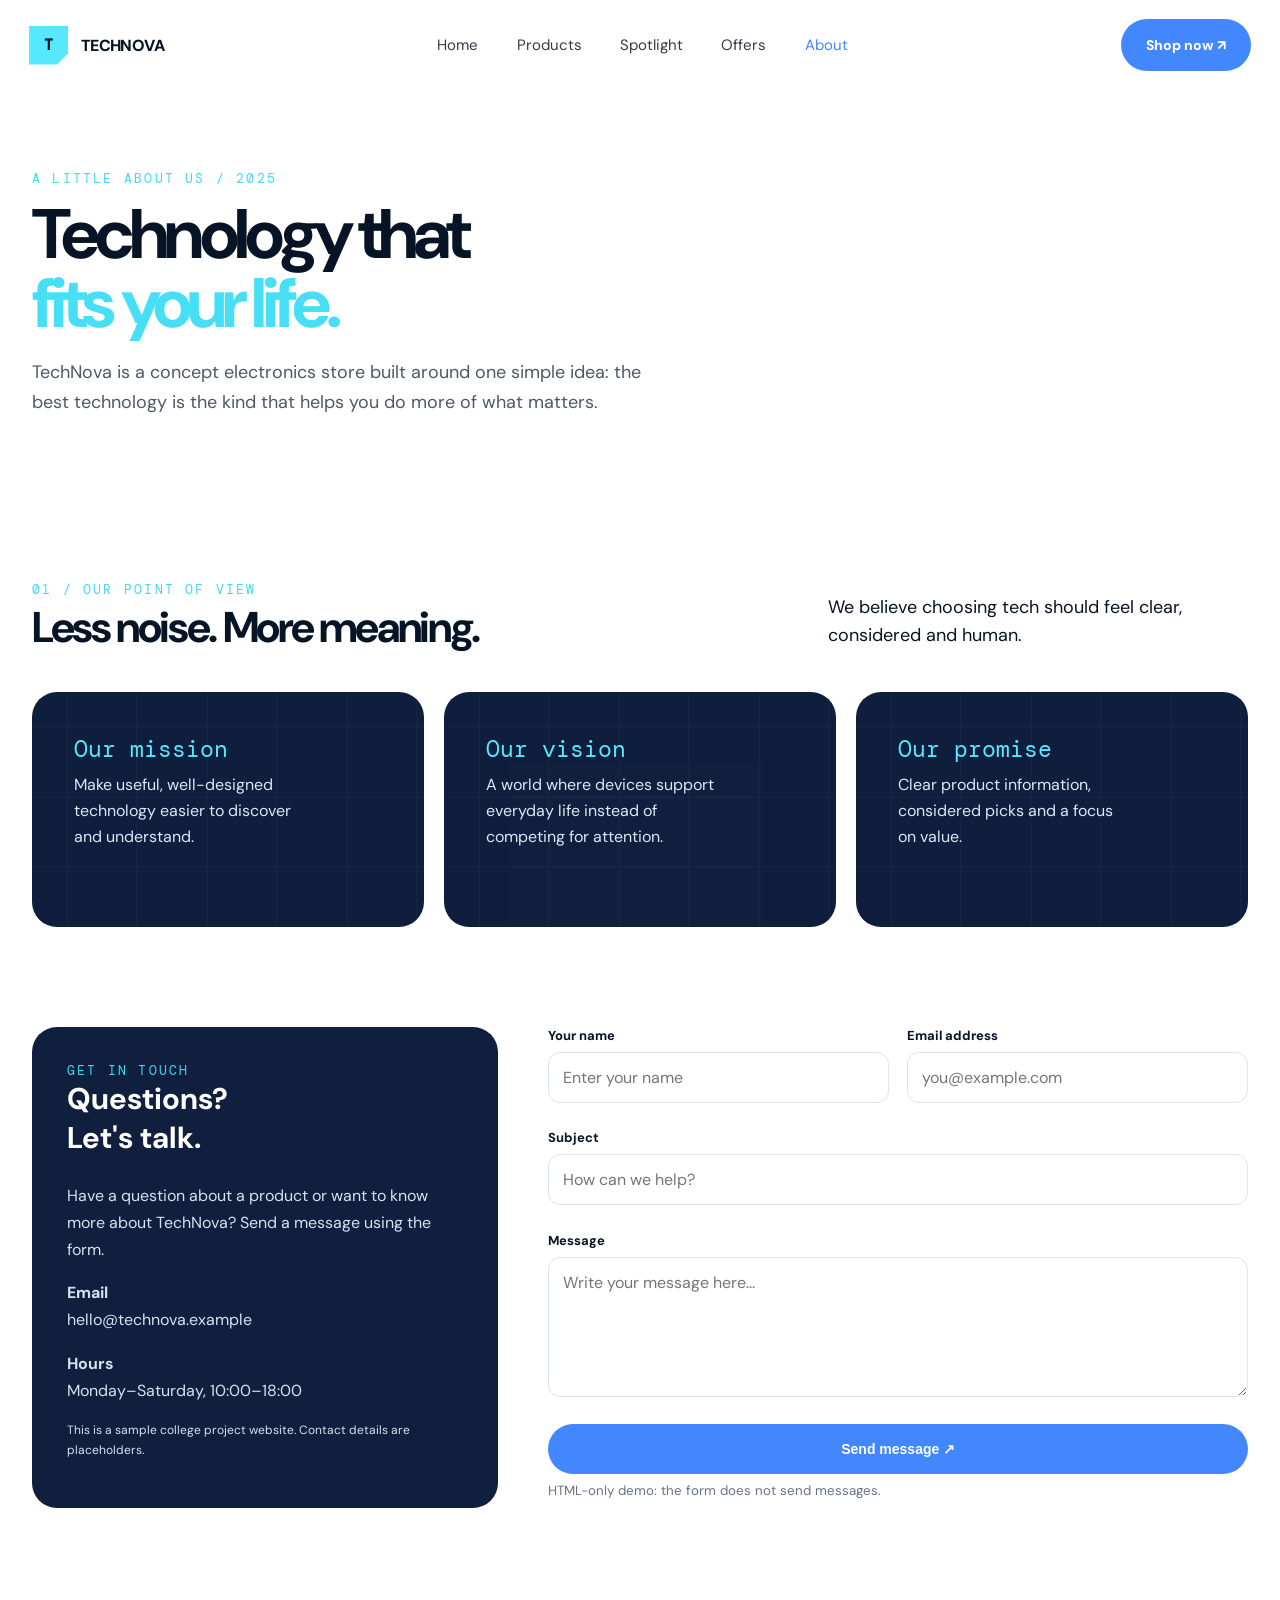
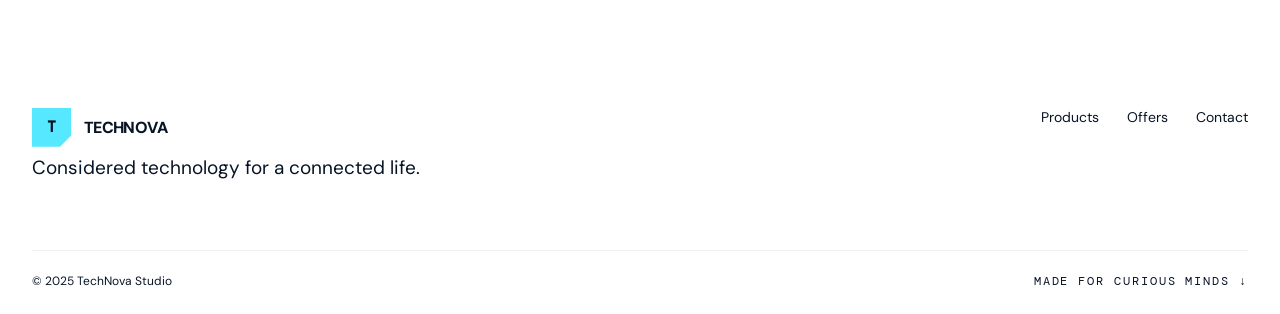
<file: about.html>
<!DOCTYPE html>
<html lang="en"><head>
    <meta charset="UTF-8"><meta name="viewport" content="width=device-width, initial-scale=1.0"><title>About — TechNova</title><link rel="stylesheet" href="css/style.css"></head><body><header class="site-header">
<a class="brand" href="index.html">
    <span class="brand-mark">T</span>
    <span>TECHNOVA</span></a>
<nav class="nav" aria-label="Main navigation">
    <a class="" href="index.html">Home</a><a class="" href="products.html">Products</a><a class="" href="product-details.html">Spotlight</a><a class="" href="offers.html">Offers</a><a class="active" href="about.html">About</a></nav>
<a class="pill" href="products.html">Shop now ↗</a>
</header><main><section class="container page-intro"><div class="eyebrow">A little about us / 2025</div><h1>Technology that<br><span style="color:#46dff6">fits your life.</span></h1><p>TechNova is a concept electronics store built around one simple idea: the best technology is the kind that helps you do more of what matters.</p></section><section class="container section"><div class="section-head"><div><div class="eyebrow">01 / Our point of view</div><h2>Less noise. More meaning.</h2></div><p>We believe choosing tech should feel clear, considered and human.</p></div><div class="promise-grid"><div class="promise-card"><h3>Our mission</h3><p>Make useful, well-designed technology easier to discover and understand.</p></div><div class="promise-card"><h3>Our vision</h3><p>A world where devices support everyday life instead of competing for attention.</p></div><div class="promise-card"><h3>Our promise</h3><p>Clear product information, considered picks and a focus on value.</p></div></div></section><section class="container contact-layout"><aside class="contact-panel"><div class="eyebrow">Get in touch</div><h2>Questions?<br>Let's talk.</h2><p>Have a question about a product or want to know more about TechNova? Send a message using the form.</p><p><strong>Email</strong><br>hello@technova.example</p><p><strong>Hours</strong><br>Monday–Saturday, 10:00–18:00</p><p style="font-size:12px">This is a sample college project website. Contact details are placeholders.</p></aside><form class="contact-form" action="#"><div class="field"><label for="name">Your name</label><input id="name" name="name" placeholder="Enter your name"></div><div class="field"><label for="email">Email address</label><input id="email" type="email" name="email" placeholder="you@example.com"></div><div class="field full"><label for="subject">Subject</label><input id="subject" name="subject" placeholder="How can we help?"></div><div class="field full"><label for="message">Message</label><textarea id="message" name="message" placeholder="Write your message here..."></textarea></div><div class="field full"><button class="button" type="submit">Send message ↗</button><small style="color:#697386">HTML-only demo: the form does not send messages.</small></div></form></section></main><footer class="site-footer"><div class="container">
<div class="footer-top"><div><a class="brand" href="index.html"><span class="brand-mark">T</span><span>TECHNOVA</span></a><div class="footer-tagline">Considered technology for a connected life.</div></div>
<div class="footer-links"><a href="products.html">Products</a><a href="offers.html">Offers</a><a href="about.html">Contact</a></div></div>
<div class="footer-bottom"><span>© 2025 TechNova Studio</span>
    <span class="mono">MADE FOR CURIOUS MINDS ↓</span></div>
</div>
</footer>
</body>
</html>
</file>
<file: css/style.css>
@import url('https://fonts.googleapis.com/css2?family=DM+Mono:wght@400;500&family=DM+Sans:wght@400;500;600;700;800&display=swap');

:root {
  --ink: #071426;
  --navy: #101f3e;
  --navy-deep: #061326;
  --cyan: #56e8ff;
  --blue: #4387ff;
  --lime: #c9ff66;
  --paper: #fff;
  --muted: #697386;
}
* { box-sizing: border-box; }
html { scroll-behavior: smooth; }
body {
  margin: 0;
  color: var(--ink);
  background: var(--paper);
  font-family: 'DM Sans', Arial, sans-serif;
  font-size: 16px;
}
a { color: inherit; text-decoration: none; }
img { max-width: 100%; display: block; }
.container { width: min(1240px, calc(100% - 64px)); margin: 0 auto; }
.site-header {
  min-height: 90px; display: flex; align-items: center; justify-content: space-between;
  gap: 28px; width: min(1320px, calc(100% - 58px)); margin: auto;
}
.brand { display: flex; align-items: center; gap: 13px; font-weight: 800; letter-spacing: -.04em; white-space: nowrap; }
.brand-mark {
  width: 39px; height: 39px; display: grid; place-items: center; color: var(--ink);
  background: var(--cyan); clip-path: polygon(0 0,100% 0,100% 72%,72% 100%,0 100%);
  font-family: 'DM Mono', monospace; font-size: 15px;
}
.nav { display: flex; align-items: center; gap: clamp(18px, 3vw, 44px); }
.nav a { font-size: 15px; color: #343b48; transition: color .2s; }
.nav a:hover, .nav a.active { color: var(--blue); }
.pill, .button {
  display: inline-flex; justify-content: center; align-items: center; gap: 10px;
  background: var(--blue); color: white; border: 0; border-radius: 999px;
  padding: 17px 25px; font-weight: 800; font-size: 14px; cursor: pointer;
  transition: transform .2s, background .2s;
}
.pill:hover, .button:hover { transform: translateY(-2px); background: #286ee9; }
.menu-label { display:none; }
.hero { min-height: 550px; display: grid; grid-template-columns: 1fr 1fr; align-items: center; gap: 38px; padding: 35px 0 70px; }
.eyebrow { font-family: 'DM Mono', monospace; text-transform: uppercase; letter-spacing: .17em; font-size: 13px; color: #41d8f3; }
.hero h1 { font-size: clamp(44px, 5.5vw, 76px); line-height: .94; letter-spacing: -.075em; margin: 16px 0 22px; font-weight: 600; max-width: 560px; }
.hero h1 span { color: #53e3fa; }
.hero p { font-size: 19px; line-height: 1.6; max-width: 550px; margin: 0 0 34px; color: #252d39; }
.hero-art { min-height: 450px; position: relative; display: grid; place-items: center; }
.orbit { position:absolute; width: 92%; aspect-ratio: 1; border: 1px solid #c5f7ff; border-radius: 50%; }
.orbit:after { content:""; position:absolute; inset: -9%; border: 1px dashed #c6d8ff; border-radius:50%; }
.hero-product {
  position: relative; width: min(350px, 75%); height: 390px; object-fit: cover; object-position: center;
  border-radius: 3px; transform: rotate(4deg); box-shadow: 0 35px 75px #06132633;
}
.hero-tag { position:absolute; right: 2px; bottom: 0; font: 12px 'DM Mono', monospace; letter-spacing: .16em; }
.ticker { border-top: 1px solid #edf0f4; border-bottom: 1px solid #edf0f4; padding: 22px 0; overflow: hidden; }
.ticker-inner { display:flex; align-items:center; justify-content:space-between; gap: 35px; white-space: nowrap; font-size: 15px; text-transform: uppercase; }
.ticker b { color: var(--cyan); font-size: 22px; }
.section { padding: 100px 0; }
.section-head { display:flex; justify-content:space-between; align-items:end; gap: 40px; margin-bottom: 42px; }
.section-head h2 { margin: 7px 0 0; font-size: clamp(30px, 4vw, 43px); line-height: 1.05; letter-spacing: -.055em; }
.section-head p { max-width: 420px; margin:0; font-size: 18px; line-height: 1.55; }
.product-mosaic { display:grid; grid-template-columns: 1.35fr .75fr .75fr; grid-template-rows: 1fr 1fr; gap: 20px; }
.product-tile { position:relative; overflow:hidden; min-height: 245px; border-radius: 28px; background: var(--navy-deep); color:white; isolation:isolate; }
.product-tile:first-child { grid-row: span 2; min-height: 510px; }
.product-tile img { position:absolute; inset:0; width:100%; height:100%; object-fit:cover; opacity:.86; z-index:-1; transition: transform .45s; }
.product-tile:hover img { transform:scale(1.05); }
.product-tile:after { content:""; position:absolute; inset:0; background:linear-gradient(180deg, #06132600 35%, #061326dc 100%); z-index:-1; }
.tile-content { position:absolute; inset:0; padding:30px; display:flex; flex-direction:column; align-items:flex-start; justify-content:space-between; }
.tile-content h3 { margin:5px 0; font-size:23px; letter-spacing:-.04em; }
.tile-content p { margin:0; color:#dce7f7; font-size:14px; }
.tile-label { font: 12px 'DM Mono', monospace; letter-spacing:.15em; color:var(--cyan); text-transform:uppercase; }
.new-label { display:inline-block; padding:8px 13px; background:var(--lime); color:#081322; border-radius:30px; font: 12px 'DM Mono', monospace; font-weight:500; }
.category-grid { display:grid; grid-template-columns:repeat(4,1fr); gap:20px; }
.category-card, .promise-card { background:var(--navy); color:#fff; border-radius:25px; padding:34px; min-height:240px; position:relative; overflow:hidden; }
.category-card:before, .promise-card:before { content:""; position:absolute; inset:0; opacity:.18; background-image:linear-gradient(90deg, transparent 49%, #56709b 50%, transparent 51%),linear-gradient(transparent 49%, #56709b 50%, transparent 51%); background-size:70px 70px; pointer-events:none; }
.category-card .number, .promise-card h3 { color:var(--cyan); font: 23px 'DM Mono', monospace; margin:0 0 8px; }
.category-card h3 { font-size:20px; margin:0 0 6px; }
.category-card p, .promise-card p { font-size:16px; line-height:1.65; margin:0; max-width:230px; position:relative; }
.category-card a { display:inline-block; margin-top:10px; color:var(--cyan); font: 12px 'DM Mono', monospace; letter-spacing:.12em; }
.promise-grid { display:grid; grid-template-columns:repeat(3,1fr); gap:20px; }
.promise-card { min-height:235px; padding:42px; }
.promise-card h3 { font-size:23px; }
.promise-card p { color:#dce7f7; }
.page-intro { padding:80px 0 45px; }
.page-intro h1 { font-size:clamp(42px, 6vw, 70px); letter-spacing:-.07em; line-height:.98; max-width:800px; margin:14px 0 20px; }
.page-intro p { max-width:650px; font-size:18px; line-height:1.65; color:#4d5868; }
.products-grid { display:grid; grid-template-columns:repeat(4,1fr); gap:22px; padding-bottom:100px; }
.product-card { border:1px solid #e8edf4; border-radius:23px; overflow:hidden; background:#fff; transition:transform .2s, box-shadow .2s; }
.product-card:hover { transform:translateY(-5px); box-shadow:0 18px 45px #0d23400e; }
.product-image { height:245px; background:#071426; position:relative; overflow:hidden; }
.product-image img { width:100%; height:100%; object-fit:cover; }
.badge { position:absolute; left:15px; top:15px; background:var(--lime); color:#0a1425; border-radius:20px; padding:7px 11px; font:11px 'DM Mono',monospace; }
.product-info { padding:20px; }
.product-info .tile-label { color:#29bcd6; }
.product-info h3 { margin:8px 0; font-size:18px; }
.product-info p { margin:0 0 15px; color:var(--muted); font-size:14px; line-height:1.5; }
.price { font-size:18px; font-weight:800; }
.old-price { color:#8993a3; text-decoration:line-through; font-size:13px; margin-left:8px; font-weight:400; }
.product-info .button { padding:12px 17px; margin-top:15px; font-size:12px; }
.details-layout { display:grid; grid-template-columns:1fr 1fr; gap:60px; align-items:center; padding-bottom:100px; }
.details-image { background:var(--navy-deep); border-radius:30px; overflow:hidden; min-height:520px; }
.details-image img { width:100%; height:520px; object-fit:cover; }
.details-copy h2 { font-size:42px; letter-spacing:-.06em; margin:12px 0; }
.details-copy p { color:#566173; line-height:1.7; }
.specs { width:100%; border-collapse:collapse; margin:25px 0; }
.specs td { padding:14px 8px; border-bottom:1px solid #e7ebf0; }
.specs td:first-child { color:#697386; }
.offer-banner { background:var(--navy-deep); color:white; border-radius:30px; padding:55px; display:flex; justify-content:space-between; align-items:center; gap:30px; margin:15px 0 60px; }
.offer-banner h2 { font-size:clamp(32px,4vw,50px); line-height:1; letter-spacing:-.06em; margin:12px 0; }
.offer-banner p { color:#d3deed; max-width:480px; line-height:1.6; }
.contact-layout { display:grid; grid-template-columns:.8fr 1.2fr; gap:50px; padding-bottom:100px; }
.contact-panel { background:var(--navy); color:white; padding:35px; border-radius:25px; }
.contact-panel h2 { font-size:30px; margin-top:0; }
.contact-panel p { color:#d7e1f0; line-height:1.7; }
.contact-form { display:grid; grid-template-columns:1fr 1fr; gap:18px; }
.field { display:flex; flex-direction:column; gap:8px; }
.field.full { grid-column:1/-1; }
label { font-size:13px; font-weight:700; }
input, textarea, select { width:100%; border:1px solid #dfe5ed; border-radius:12px; padding:14px; font:inherit; background:#fff; }
textarea { min-height:140px; resize:vertical; }
.site-footer { padding:55px 0 25px; margin-top:45px; }
.footer-top { display:flex; justify-content:space-between; gap:30px; align-items:flex-start; }
.footer-tagline { font-size:19px; margin-top:8px; }
.footer-links { display:flex; gap:28px; font-size:14px; }
.footer-bottom { display:flex; justify-content:space-between; gap:20px; align-items:center; border-top:1px solid #edf0f4; margin-top:70px; padding-top:22px; font-size:12px; }
.footer-bottom .mono { font:12px 'DM Mono',monospace; letter-spacing:.16em; }
@media (max-width: 900px) {
 .nav { gap:15px; } .nav a { font-size:13px; } .site-header { width:calc(100% - 36px); }
 .hero { grid-template-columns:1fr; padding-top:45px; } .hero-art { min-height:420px; }
 .category-grid, .products-grid { grid-template-columns:repeat(2,1fr); }
 .product-mosaic { grid-template-columns:1fr 1fr; } .product-tile:first-child { grid-row:span 2; }
 .promise-grid { grid-template-columns:1fr; } .details-layout, .contact-layout { grid-template-columns:1fr; }
}
@media (max-width: 600px) {
 .container { width:calc(100% - 34px); } .site-header { flex-wrap:wrap; padding:18px 0; gap:18px; }
 .nav { order:3; width:100%; justify-content:space-between; gap:10px; flex-wrap:wrap; }
 .nav a { font-size:12px; } .site-header > .pill { padding:12px 16px; }
 .hero h1 { font-size:48px; } .hero p { font-size:16px; } .hero-art { min-height:340px; }
 .hero-product { height:310px; } .section { padding:65px 0; } .section-head { align-items:flex-start; flex-direction:column; gap:14px; }
 .product-mosaic { grid-template-columns:1fr; } .product-tile:first-child { grid-row:auto; min-height:390px; }
 .product-tile { min-height:260px; } .category-grid, .products-grid { grid-template-columns:1fr; }
 .category-card { min-height:200px; } .promise-card { padding:30px; min-height:200px; }
 .offer-banner { padding:30px; flex-direction:column; align-items:flex-start; }
 .details-image, .details-image img { min-height:340px; height:340px; }
 .details-copy h2 { font-size:34px; } .contact-form { grid-template-columns:1fr; } .field.full { grid-column:auto; }
 .footer-top, .footer-bottom { flex-direction:column; align-items:flex-start; } .footer-links { flex-wrap:wrap; gap:18px; }
}
</file>
